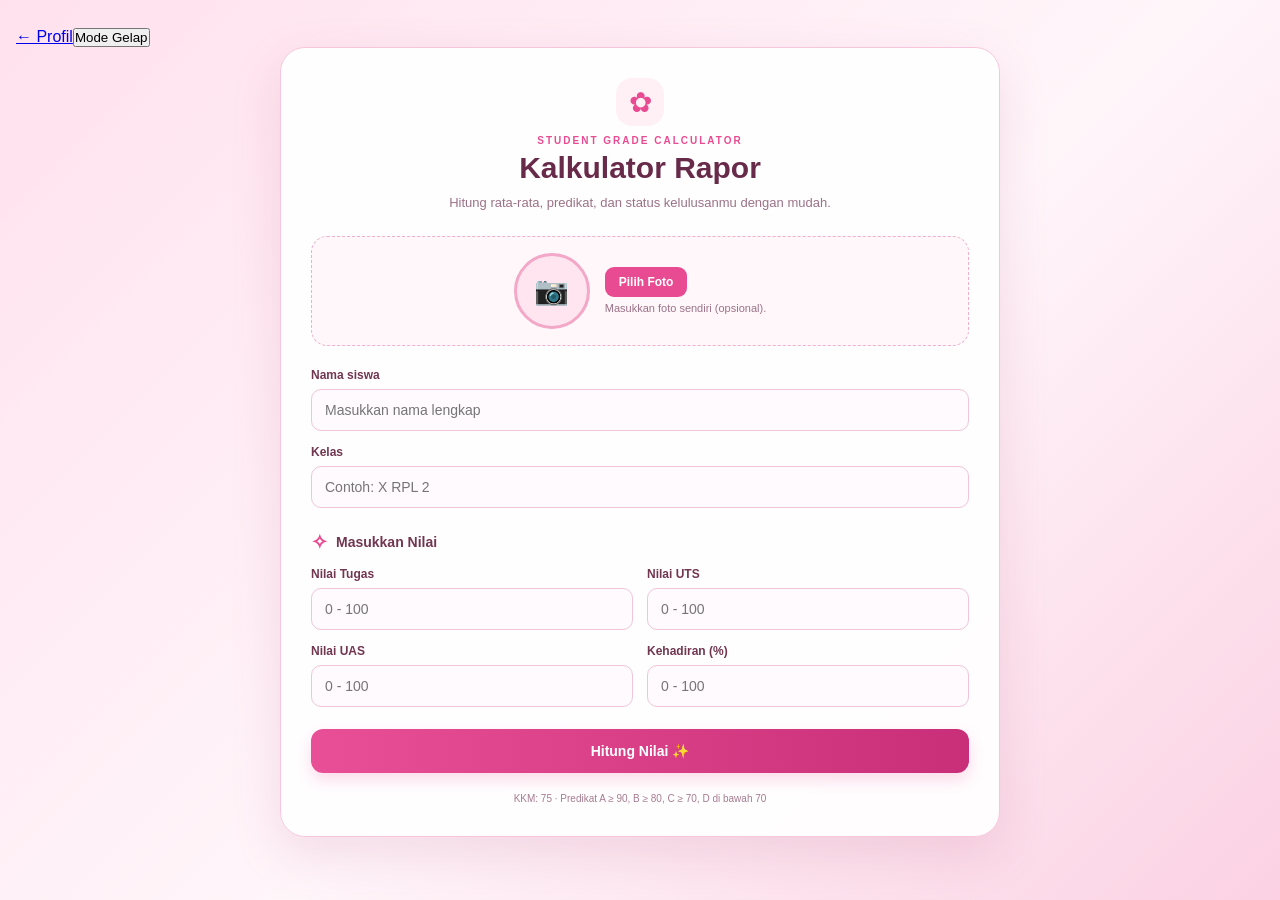
<file: kalkulator.html>
<!DOCTYPE html>
<html lang="id">
<head>
  <meta charset="UTF-8">
  <meta name="viewport" content="width=device-width, initial-scale=1.0">
  <title>Kalkulator Rapor | Tyass</title>
  <link rel="stylesheet" href="kalkulator.css">
  <script src="js/main.js" defer></script>
  <script src="kalkulator.js" defer></script>
</head>
<body>
  <header class="calculator-nav"><a href="index.html">← Profil</a><button type="button" id="tombol-tema" class="theme-button">Mode Gelap</button></header>
  <main class="container">
    
    <section class="calculator-card">
      <header class="heading">
        <div class="logo">✿</div>
        <p class="eyebrow">STUDENT GRADE CALCULATOR</p>
        <h1>Kalkulator Rapor</h1>
        <p class="subtitle">Hitung rata-rata, predikat, dan status kelulusanmu dengan mudah.</p>
      </header>

      <div class="photo-section">
        <div class="photo-frame">
          <img id="previewFoto" alt="Foto siswa" hidden>
          <span id="photoPlaceholder">📷</span>
        </div>
        <div class="photo-action">
          <label for="fotoSiswa" class="upload-button">Pilih Foto</label>
          <input type="file" id="fotoSiswa" accept="image/*">
          <small>Masukkan foto sendiri (opsional).</small>
        </div>
      </div>

      <form id="formRapor">
        <div class="field">
          <label for="namaSiswa">Nama siswa</label>
          <input type="text" id="namaSiswa" placeholder="Masukkan nama lengkap" required>
        </div>
        <div class="field">
          <label for="kelasSiswa">Kelas</label>
          <input type="text" id="kelasSiswa" placeholder="Contoh: X RPL 2" required>
        </div>

        <div class="section-title"><span>✧</span> Masukkan Nilai</div>
        <div class="grade-grid">
          <div class="field">
            <label for="nilaiTugas">Nilai Tugas</label>
            <input type="number" id="nilaiTugas" min="0" max="100" placeholder="0 - 100" required>
          </div>
          <div class="field">
            <label for="nilaiUts">Nilai UTS</label>
            <input type="number" id="nilaiUts" min="0" max="100" placeholder="0 - 100" required>
          </div>
          <div class="field">
            <label for="nilaiUas">Nilai UAS</label>
            <input type="number" id="nilaiUas" min="0" max="100" placeholder="0 - 100" required>
          </div>
          <div class="field">
            <label for="kehadiran">Kehadiran (%)</label>
            <input type="number" id="kehadiran" min="0" max="100" placeholder="0 - 100" required>
          </div>
        </div>
        <button type="submit" class="calculate-button">Hitung Nilai ✨</button>
      </form>

      <section id="hasilRapor" class="result-card" aria-live="polite" hidden>
        <div class="result-top">
          <div>
            <p class="result-label">HASIL PERHITUNGAN</p>
            <h2 id="hasilNama">Nama Siswa</h2>
            <p id="hasilKelas"></p>
          </div>
          <div class="grade-circle">
            <span id="hasilPredikat">-</span>
            <small>Predikat</small>
          </div>
        </div>
        <div class="average-box">
          <span>Nilai rata-rata</span>
          <strong id="hasilRata">0</strong>
        </div>
        <div class="result-details">
          <p><span>Status KKM</span><strong id="hasilStatus">-</strong></p>
          <p><span>Kehadiran</span><strong id="hasilHadir">-</strong></p>
          <p><span>Sertifikat</span><strong id="hasilSertifikat">-</strong></p>
        </div>
        <p id="pesanHasil" class="message"></p>
      </section>

      <footer>KKM: 75 · Predikat A ≥ 90, B ≥ 80, C ≥ 70, D di bawah 70</footer>
    </section>
  </main>
</body>
</html>
</file>
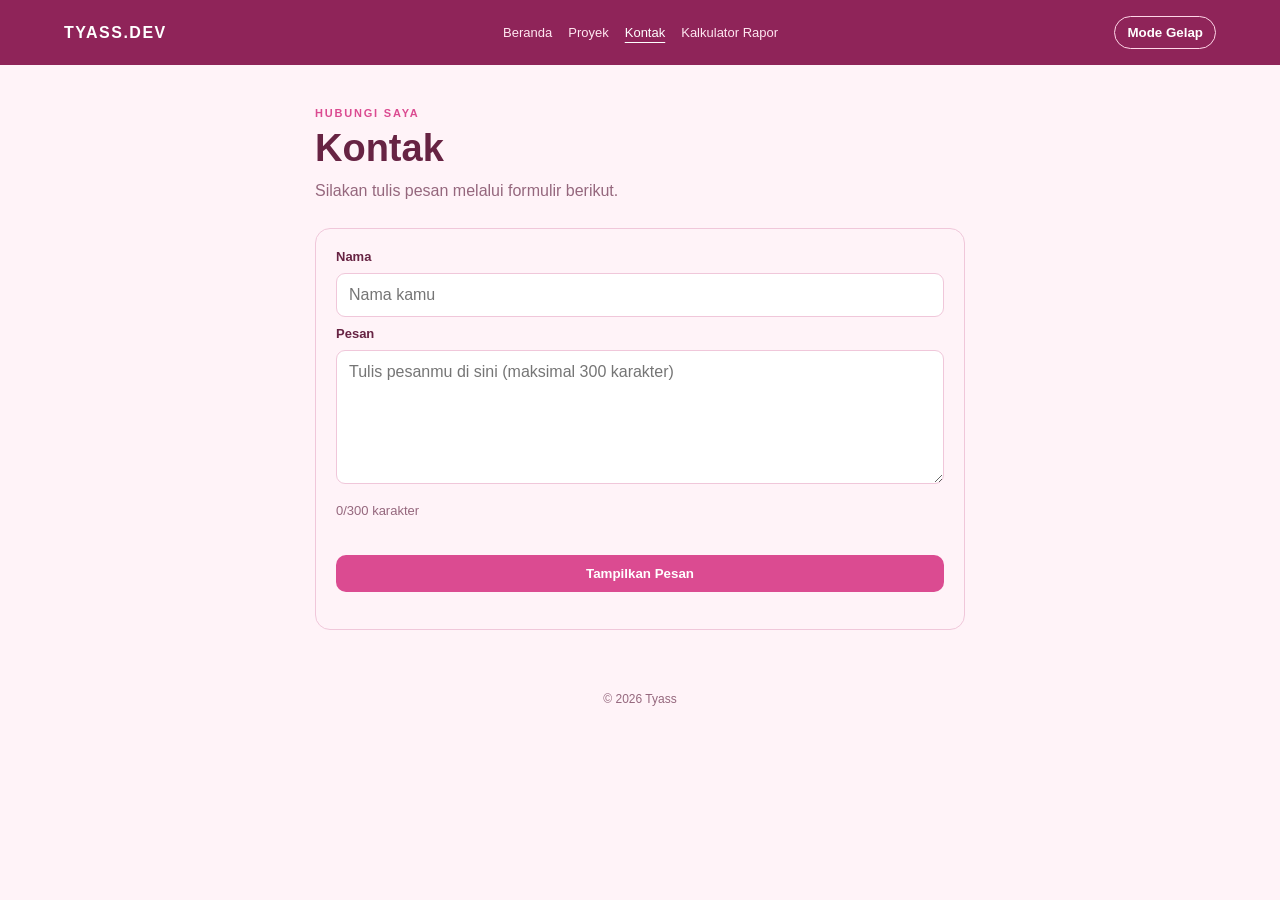
<file: kontak.html>
<!DOCTYPE html>
<html lang="id">
<head>
  <meta charset="UTF-8">
  <meta name="viewport" content="width=device-width, initial-scale=1.0">
  <title>Kontak | Tyass</title>
  <link rel="stylesheet" href="style.css">
  <script src="js/main.js" defer></script>
</head>
<body>
  <header class="site-header">
    <a class="brand" href="index.html">TYASS.DEV</a>
    <nav class="site-nav" aria-label="Navigasi utama">
      <a href="index.html">Beranda</a><a href="proyek.html">Proyek</a>
      <a class="active" href="kontak.html">Kontak</a><a href="kalkulator.html">Kalkulator Rapor</a>
    </nav>
    <button type="button" id="tombol-tema" class="theme-button">Mode Gelap</button>
  </header>
  <main class="content-wrapper narrow">
    <p class="eyebrow">HUBUNGI SAYA</p>
    <h1>Kontak</h1>
    <p class="page-intro">Silakan tulis pesan melalui formulir berikut.</p>
    <section class="content-card">
      <form id="form-kontak">
        <label for="nama-kontak">Nama</label>
        <input id="nama-kontak" name="nama" type="text" placeholder="Nama kamu" required>
        <label for="pesan">Pesan</label>
        <textarea id="pesan" name="pesan" rows="6" maxlength="300" placeholder="Tulis pesanmu di sini (maksimal 300 karakter)" required></textarea>
        <span id="hitung-karakter" class="small-note">0/300 karakter</span>
        <button type="submit" class="primary-button">Tampilkan Pesan</button>
        <p id="hasil-kontak" class="form-feedback" aria-live="polite"></p>
      </form>
    </section>
  </main>
  <footer class="site-footer">© 2026 Tyass</footer>
</body>
</html>
</file>
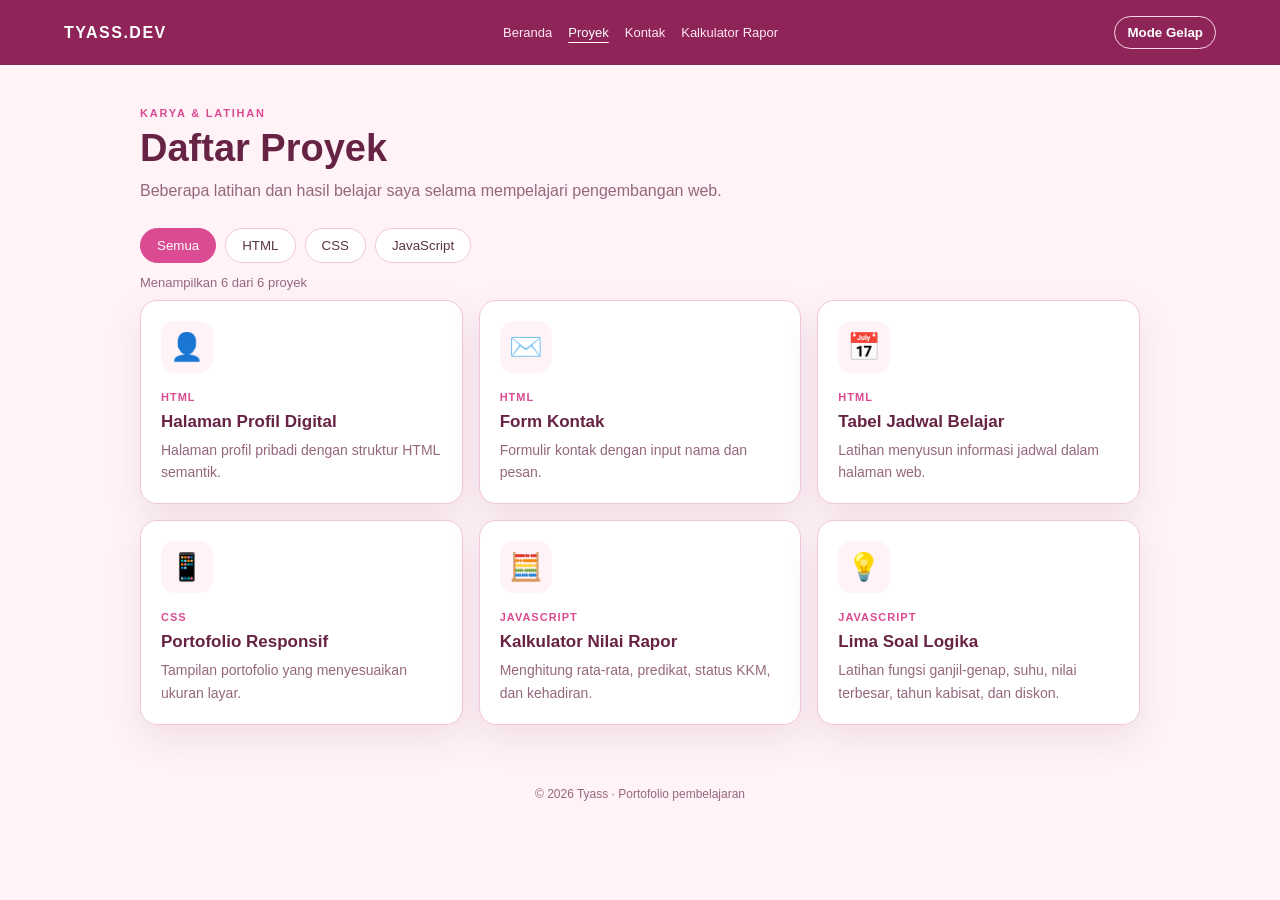
<file: proyek.html>
<!DOCTYPE html>
<html lang="id">
<head>
  <meta charset="UTF-8">
  <meta name="viewport" content="width=device-width, initial-scale=1.0">
  <title>Proyek | Tyass</title>
  <link rel="stylesheet" href="style.css">
  <script src="js/main.js" defer></script>
</head>
<body>
  <header class="site-header">
    <a class="brand" href="index.html">TYASS.DEV</a>
    <nav class="site-nav" aria-label="Navigasi utama">
      <a href="index.html">Beranda</a><a class="active" href="proyek.html">Proyek</a>
      <a href="kontak.html">Kontak</a><a href="kalkulator.html">Kalkulator Rapor</a>
    </nav>
    <button type="button" id="tombol-tema" class="theme-button">Mode Gelap</button>
  </header>
  <main class="content-wrapper">
    <p class="eyebrow">KARYA &amp; LATIHAN</p>
    <h1>Daftar Proyek</h1>
    <p class="page-intro">Beberapa latihan dan hasil belajar saya selama mempelajari pengembangan web.</p>
    <div class="filter" aria-label="Filter kategori proyek">
      <button type="button" class="filter-button active" id="filter-semua" aria-pressed="true">Semua</button>
      <button type="button" class="filter-button" id="filter-html" aria-pressed="false">HTML</button>
      <button type="button" class="filter-button" id="filter-css" aria-pressed="false">CSS</button>
      <button type="button" class="filter-button" id="filter-javascript" aria-pressed="false">JavaScript</button>
    </div>
    <p id="jumlah-proyek" class="small-note" aria-live="polite"></p>
    <div class="project-grid" id="daftar-proyek"></div>
  </main>
  <footer class="site-footer">© 2026 Tyass · Portofolio pembelajaran</footer>
</body>
</html>
</file>
<file: kalkulator.css>
* { box-sizing: border-box; margin: 0; padding: 0; }
:root {
  --pink: #e84b91;
  --pink-dark: #c72d75;
  --pink-soft: #fff0f6;
  --ink: #51253b;
  --muted: #9b7186;
}
body {
  min-height: 100vh;
  padding: 28px 16px;
  font-family: "Segoe UI", Arial, sans-serif;
  color: var(--ink);
  background: linear-gradient(135deg, #ffe1ed, #fff6fa 55%, #fbd1e3);
}
.container { width: 100%; max-width: 720px; margin: auto; }
.back-link { display: inline-block; margin-bottom: 15px; color: var(--pink-dark); text-decoration: none; font-weight: 700; }
.calculator-card {
  background: rgba(255,255,255,.94);
  border: 1px solid #f7c6dc;
  border-radius: 25px;
  padding: 30px;
  box-shadow: 0 18px 50px rgba(173, 65, 112, .15);
}
.heading { text-align: center; }
.logo { margin: 0 auto 9px; width: 48px; height: 48px; display:grid; place-items:center; border-radius: 16px; background:var(--pink-soft); color:var(--pink); font-size:28px; }
.eyebrow { color:var(--pink); font-size:10px; font-weight:800; letter-spacing:2px; }
h1 { margin-top:5px; font-size:30px; color:#682a49; }
.subtitle { margin:8px auto 22px; max-width:430px; color:var(--muted); font-size:13px; line-height:1.6; }
.photo-section { display:flex; justify-content:center; align-items:center; gap:15px; padding:16px; background:#fff7fa; border:1px dashed #efb0cc; border-radius:16px; margin-bottom:22px; }
.photo-frame { width:76px; height:76px; flex-shrink:0; display:grid; place-items:center; overflow:hidden; border-radius:50%; background:#ffe5f0; color:var(--pink); font-size:28px; border:3px solid #f3a8c8; }
.photo-frame img { width:100%; height:100%; object-fit:cover; }
.photo-action { display:flex; flex-direction:column; gap:5px; }
#fotoSiswa { display:none; }
.upload-button { cursor:pointer; display:inline-block; width:max-content; padding:8px 14px; color:white; background:var(--pink); border-radius:9px; font-size:12px; font-weight:700; }
.photo-action small { color:var(--muted); font-size:11px; }
.field { display:flex; flex-direction:column; gap:7px; margin-bottom:14px; }
.field label { color:#713650; font-size:12px; font-weight:700; }
.field input { width:100%; padding:12px 13px; border:1px solid #f0c5d8; border-radius:10px; background:#fffafd; outline:none; color:var(--ink); font-size:14px; }
.field input:focus { border-color:var(--pink); box-shadow:0 0 0 3px #ffe5f0; }
.section-title { display:flex; align-items:center; gap:8px; margin:22px 0 13px; color:#713650; font-size:14px; font-weight:800; }
.section-title span { color:var(--pink); font-size:20px; }
.grade-grid { display:grid; grid-template-columns:1fr 1fr; gap:0 14px; }
.calculate-button { width:100%; border:0; border-radius:12px; padding:14px; margin-top:8px; color:white; background:linear-gradient(90deg,#e94f96,#c92f78); font-size:14px; font-weight:800; cursor:pointer; box-shadow:0 7px 16px #e94f9633; }
.calculate-button:hover { filter:brightness(1.04); transform:translateY(-1px); }
.result-card { margin-top:22px; padding:20px; border-radius:17px; background:#fff2f7; border:1px solid #f4c2d8; }
.result-top { display:flex; justify-content:space-between; align-items:center; gap:12px; }
.result-label { color:var(--pink); font-size:9px; font-weight:900; letter-spacing:1.5px; }
.result-top h2 { margin-top:5px; font-size:20px; }
#hasilKelas { margin-top:3px; color:var(--muted); font-size:12px; }
.grade-circle { width:66px; height:66px; flex-shrink:0; display:flex; flex-direction:column; align-items:center; justify-content:center; border-radius:50%; background:white; border:3px solid #ed8db8; color:var(--pink-dark); }
.grade-circle span { font-size:24px; font-weight:900; line-height:1; }
.grade-circle small { margin-top:3px; font-size:8px; }
.average-box { display:flex; align-items:center; justify-content:space-between; margin:17px 0 12px; padding:13px; border-radius:11px; background:white; color:var(--muted); font-size:12px; }
.average-box strong { color:#bd2f70; font-size:24px; }
.result-details { padding:4px 2px; }
.result-details p { display:flex; justify-content:space-between; gap:10px; padding:9px 0; border-bottom:1px solid #f3d5e2; font-size:12px; }
.result-details p span { color:var(--muted); }
.result-details strong { color:#713650; }
.message { margin-top:13px; padding:10px; text-align:center; border-radius:9px; background:white; color:#a52e68; font-size:12px; font-weight:700; }
footer { margin-top:18px; text-align:center; color:#a77b90; font-size:10px; line-height:1.5; }
@media(max-width:520px) {
  .calculator-card { padding:22px 17px; }
  h1 { font-size:25px; }
  .grade-grid { grid-template-columns:1fr; }
}

/* Dukungan tema gelap Modul P1-W07 untuk halaman kalkulator */
body.gelap { background: #1c1019; color: #f4dce8; }
body.gelap .calculator-card { background: #2b1925; border-color: #573348; }
body.gelap h1, body.gelap .field label, body.gelap .section-title,
body.gelap .result-details strong, body.gelap .result-top h2 { color: #ffd5e8; }
body.gelap .subtitle, body.gelap .photo-action small, body.gelap #hasilKelas,
body.gelap .result-details p span, body.gelap footer { color: #d1a4ba; }
body.gelap .field input { background: #1c1019; color: #f4dce8; border-color: #573348; }
body.gelap .photo-section, body.gelap .result-card { background: #351f2d; border-color: #573348; }
body.gelap .average-box, body.gelap .grade-circle, body.gelap .message { background: #1c1019; color: #ffd5e8; }
</file>
<file: style.css>
/* Gaya bersama portofolio Tyass - tema pink dan mode gelap Modul P1-W07 */
* { margin: 0; padding: 0; box-sizing: border-box; }
:root {
  --warna-utama: #8f2459;
  --warna-judul: #672343;
  --warna-aksen: #db4b91;
  --warna-tautan: #b72e70;
  --warna-latar: #fff3f8;
  --warna-teks: #593447;
  --warna-kartu: #ffffff;
  --warna-garis: #f0c7da;
  --warna-muted: #95677d;
  --bayangan: 0 14px 35px rgba(116, 35, 75, .10);
}
body.gelap {
  --warna-utama: #351528;
  --warna-judul: #ffd5e8;
  --warna-aksen: #f08cba;
  --warna-tautan: #ffacd0;
  --warna-latar: #1c1019;
  --warna-teks: #f4dce8;
  --warna-kartu: #2b1925;
  --warna-garis: #573348;
  --warna-muted: #d1a4ba;
  --bayangan: 0 14px 35px rgba(0, 0, 0, .24);
}
body {
  min-height: 100vh; font-family: "Segoe UI", Arial, sans-serif;
  background: var(--warna-latar); color: var(--warna-teks);
  transition: background-color .25s, color .25s;
}
.site-header {
  display: flex; align-items: center; justify-content: space-between;
  flex-wrap: wrap; gap: 14px; padding: 16px max(5vw, 18px);
  background: var(--warna-utama); color: #fff;
}
.brand { color: #fff; text-decoration: none; font-weight: 900; letter-spacing: 1.5px; }
.site-nav { display: flex; flex-wrap: wrap; gap: 8px 16px; }
.site-nav a { color: #ffe7f1; text-decoration: none; font-size: 13px; }
.site-nav a:hover, .site-nav a.active { color: #fff; text-decoration: underline; text-underline-offset: 5px; }
.theme-button {
  border: 1px solid #ffd6e8; background: transparent; color: #fff;
  padding: 8px 12px; border-radius: 20px; cursor: pointer; font-weight: 600;
}
.theme-button:hover { background: #fff; color: var(--warna-utama); }
.page-wrapper, .content-wrapper { width: min(100% - 32px, 1000px); margin: 42px auto; }
.profile-card {
  display: grid; grid-template-columns: 270px 1fr; gap: 34px;
  padding: 34px; background: var(--warna-kartu); border: 1px solid var(--warna-garis);
  border-radius: 24px; box-shadow: var(--bayangan);
}
.profile-aside { display: flex; flex-direction: column; align-items: center; text-align: center; padding-right: 28px; border-right: 1px solid var(--warna-garis); }
.avatar-box {
  width: 112px; height: 112px; display: grid; place-items: center; overflow: hidden;
  border-radius: 50%; margin-bottom: 16px; border: 3px solid var(--warna-aksen);
  background: #ffe1ee; color: #b72e70; font-size: 42px;
}
.avatar-img { width: 100%; height: 100%; object-fit: cover; }
.student-name { color: var(--warna-judul); font-size: 21px; line-height: 1.35; }
.student-role { color: var(--warna-aksen); font-weight: 700; margin-top: 8px; }
.student-school { color: var(--warna-muted); font-size: 13px; margin-top: 4px; }
.primary-link, .secondary-link, .primary-button {
  display: inline-block; text-decoration: none; text-align: center; border: 0;
  border-radius: 10px; padding: 11px 16px; font-weight: 700; cursor: pointer;
}
.primary-link, .primary-button { margin-top: 18px; background: var(--warna-aksen); color: #fff; }
.secondary-link { margin-top: 10px; border: 1px solid var(--warna-garis); color: var(--warna-tautan); }
.profile-content { display: flex; flex-direction: column; justify-content: center; gap: 26px; }
h1, h2 { color: var(--warna-judul); }
.profile-content h2, .mini-panel h2 { font-size: 17px; margin-bottom: 10px; }
.eyebrow { color: var(--warna-aksen); font-weight: 800; font-size: 11px; letter-spacing: 1.8px; margin-bottom: 8px; }
.bio-text, .profile-content p { line-height: 1.75; }
.skill-list { display: flex; flex-wrap: wrap; gap: 9px; list-style: none; }
.skill-item { padding: 7px 12px; border: 1px solid var(--warna-garis); border-radius: 20px; background: var(--warna-latar); color: var(--warna-tautan); font-size: 13px; }
.small-note { color: var(--warna-muted); font-size: 13px; margin: 10px 0; }
.mini-panel, .content-card { padding: 20px; background: var(--warna-latar); border: 1px solid var(--warna-garis); border-radius: 15px; }
.text-link { display: inline-block; margin-top: 8px; color: var(--warna-tautan); font-weight: 700; text-decoration: none; }
.content-wrapper { max-width: 1000px; }
.content-wrapper.narrow { max-width: 650px; }
.content-wrapper > h1 { font-size: clamp(28px, 5vw, 38px); }
.page-intro { color: var(--warna-muted); line-height: 1.6; margin: 8px 0 24px; }
.filter { display: flex; flex-wrap: wrap; gap: 9px; margin: 20px 0 12px; }
.filter-button { padding: 9px 16px; border: 1px solid var(--warna-garis); border-radius: 22px; background: var(--warna-kartu); color: var(--warna-teks); cursor: pointer; }
.filter-button.active, .filter-button:hover { background: var(--warna-aksen); border-color: var(--warna-aksen); color: #fff; }
.project-grid { display: grid; grid-template-columns: repeat(3, 1fr); gap: 16px; }
.project-card { padding: 20px; background: var(--warna-kartu); border: 1px solid var(--warna-garis); border-radius: 17px; box-shadow: var(--bayangan); }
.project-symbol { display: grid; place-items: center; width: 52px; height: 52px; border-radius: 14px; background: var(--warna-latar); font-size: 27px; margin-bottom: 14px; }
.project-label { color: var(--warna-aksen); font-size: 11px; font-weight: 800; text-transform: uppercase; letter-spacing: 1px; }
.project-card h2 { font-size: 17px; margin: 7px 0; }
.project-card p { color: var(--warna-muted); line-height: 1.6; font-size: 14px; }
.content-card form { display: flex; flex-direction: column; gap: 9px; }
.content-card label { color: var(--warna-judul); font-weight: 700; font-size: 13px; }
.content-card input, .content-card textarea {
  width: 100%; padding: 12px; border: 1px solid var(--warna-garis); border-radius: 9px;
  background: var(--warna-kartu); color: var(--warna-teks); font: inherit;
}
.content-card textarea { resize: vertical; }
.form-feedback { color: var(--warna-tautan); font-weight: 600; margin-top: 8px; }
.site-footer { text-align: center; color: var(--warna-muted); padding: 20px; font-size: 12px; }
.calculator-nav { max-width: 720px; margin: 14px auto 0; padding: 0 16px; display: flex; justify-content: space-between; align-items: center; }
.calculator-nav a { color: var(--warna-tautan); text-decoration: none; font-weight: 700; }
.calculator-nav .theme-button { color: var(--warna-tautan); border-color: var(--warna-aksen); }
.calculator-nav .theme-button:hover { background: var(--warna-aksen); color: white; }
@media (max-width: 760px) {
  .site-header { justify-content: center; }
  .profile-card { grid-template-columns: 1fr; padding: 22px; }
  .profile-aside { border-right: 0; border-bottom: 1px solid var(--warna-garis); padding: 0 0 24px; }
  .project-grid { grid-template-columns: repeat(2, 1fr); }
}
@media (max-width: 500px) {
  .site-nav { justify-content: center; }
  .project-grid { grid-template-columns: 1fr; }
  .page-wrapper, .content-wrapper { margin: 24px auto; }
}
</file>
